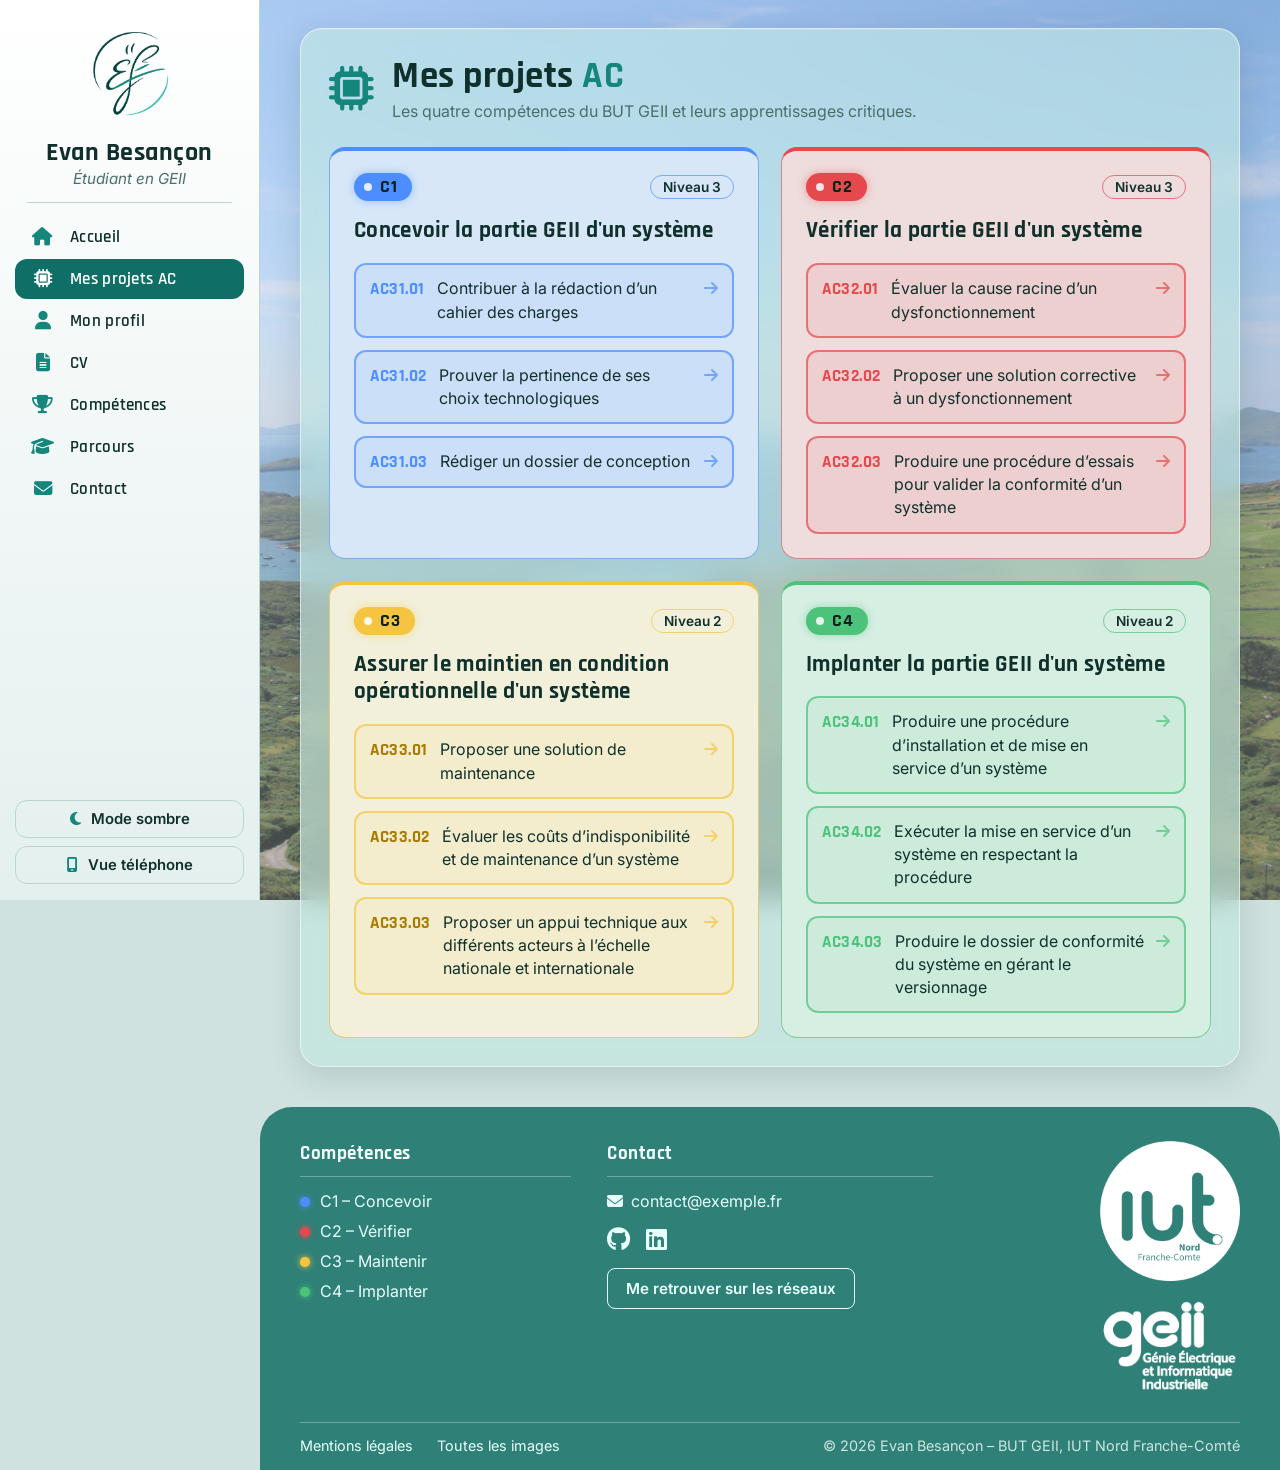
<file: projets.html>
<!DOCTYPE html>
<html lang="fr">
<head>
  <meta charset="UTF-8">
  <meta name="viewport" content="width=device-width, initial-scale=1.0">
  <meta name="description" content="Mes projets AC : les quatre compétences du BUT GEII et leurs apprentissages critiques.">
  <title>Mes projets AC – Evan Besançon</title>
  <link rel="icon" href="images/logo.png">

  <link rel="preconnect" href="https://fonts.googleapis.com">
  <link rel="preconnect" href="https://fonts.gstatic.com" crossorigin>
  <link href="https://fonts.googleapis.com/css2?family=Inter:wght@400;500;600&family=Rajdhani:wght@600;700&display=swap" rel="stylesheet">
  <link rel="stylesheet" href="https://cdnjs.cloudflare.com/ajax/libs/font-awesome/6.5.1/css/all.min.css">

  <script>
    (function () {
      var root = document.documentElement;
      var theme = null, view = null;
      try { theme = localStorage.getItem("theme"); view = localStorage.getItem("view"); } catch (e) {}
      if (!theme) theme = window.matchMedia("(prefers-color-scheme: light)").matches ? "light" : "dark";
      if (!view) view = window.matchMedia("(max-width: 820px)").matches ? "phone" : "pc";
      root.setAttribute("data-theme", theme);
      root.setAttribute("data-view", view);
    })();
  </script>

  <style>
    /* ======================================================
       RÉGLAGES RAPIDES
       --wallpaper      : image de fond
       --veil-opacity   : voile sur l'image (0 = image pure)
       --glass-opacity  : part de turquoise du bloc vitré
       --glass-blur     : intensité du flou derrière la vitre
       --logo-filter    : aspect des logos du footer
                          "brightness(0) invert(1)" = logos blancs
                          "none" = logos dans leurs couleurs d'origine
       ====================================================== */
    :root {
      --wallpaper: url("images/fond.JPG");
      --veil-opacity: .3;
      --glass-opacity: .65;
      --glass-blur: 14px;
      --logo-filter: brightness(0) invert(1);
    }

    /* ================= THÈMES ================= */
    :root, :root[data-theme="dark"] {
      --outer: #072523;
      --bg: #0c3835;
      --panel: #13524d;
      --card: #1a645e;
      --border: #2f8c84;
      --accent: #6fd6c8;
      --accent-dark: #23857b;
      --text: #f1ede0;
      --muted: #b5d6d0;
      --shadow: rgba(0, 0, 0, .35);
      --glass-bg: rgba(19, 82, 77, var(--glass-opacity));
      --glass-border: rgba(255, 255, 255, .18);
      --footer-bg: #082826;
      --footer-text: #f1ede0;
      --footer-link: #6fd6c8;
      --footer-line: rgba(255, 255, 255, .15);
    }
    :root[data-theme="light"] {
      --outer: #cfe2df;
      --bg: #e4f0ee;
      --panel: #ffffff;
      --card: #f1f8f7;
      --border: #b9d6d1;
      --accent: #14867b;
      --accent-dark: #0f6f66;
      --text: #10302c;
      --muted: #4b6e69;
      --shadow: rgba(16, 48, 44, .15);
      --glass-bg: rgba(196, 230, 225, var(--glass-opacity));
      --glass-border: rgba(255, 255, 255, .55);
      /* Footer plus clair en mode clair (change cette valeur pour ajuster) */
      --footer-bg: #2f8077;
      --footer-text: #f4fffd;
      --footer-link: #e6fffb;
      --footer-line: rgba(255, 255, 255, .3);
    }
    :root {
      --c1: #4c8dff;
      --c2: #e5484d;
      --c3: #f5c542;
      --c4: #4cc27a;
    }

    * { margin: 0; padding: 0; box-sizing: border-box; }
    html { scroll-behavior: smooth; }
    :root.menu-open body { overflow: hidden; }

    body {
      font-family: "Inter", "Segoe UI", Arial, sans-serif;
      background: var(--outer);
      color: var(--text);
      transition: background .3s, color .3s;
    }
    h1, h2, h3, h4, .badge, .menu a, .topbar-title { font-family: "Rajdhani", "Inter", sans-serif; }

    /* ================= FOND D'ÉCRAN ================= */
    body::before {
      content: "";
      position: fixed; inset: 0;
      z-index: -2;
      background-color: var(--bg);
      background-image: var(--wallpaper);
      background-size: cover;
      background-position: center;
      background-repeat: no-repeat;
    }
    body::after {
      content: "";
      position: fixed; inset: 0;
      z-index: -1;
      background: var(--outer);
      opacity: var(--veil-opacity);
      pointer-events: none;
    }

    /* ================= STRUCTURE ================= */
    .app { display: flex; min-height: 100vh; background: transparent; }
    .drawer-layer { display: contents; }
    .overlay { display: none; }
    .topbar { display: none; }
    .page { flex: 1; min-width: 0; display: flex; flex-direction: column; min-height: 100vh; }

    /* ================= ANIMATION ================= */
    .boot { animation: boot .7s ease-out backwards; animation-delay: calc(var(--i, 0) * 110ms); }
    @keyframes boot {
      from { opacity: 0; transform: translateY(12px); }
      to   { opacity: 1; transform: none; }
    }
    .badge { box-shadow: 0 0 8px 0 color-mix(in srgb, var(--c) 45%, transparent); }
    .led { animation: led 1s ease-out backwards; animation-delay: calc(var(--i, 0) * 110ms + 300ms); }
    @keyframes led {
      from { box-shadow: 0 0 0 0 transparent; filter: brightness(.85); }
      60%  { box-shadow: 0 0 12px 1px color-mix(in srgb, var(--c) 55%, transparent); }
      to   { box-shadow: 0 0 8px 0 color-mix(in srgb, var(--c) 45%, transparent); filter: none; }
    }
    @media (prefers-reduced-motion: reduce) {
      .boot, .led { animation: none !important; }
      html { scroll-behavior: auto; }
    }

    /* ================= BARRE LATÉRALE ================= */
    .sidebar {
      width: 260px;
      flex-shrink: 0;
      align-self: flex-start;
      background: linear-gradient(180deg, var(--panel), var(--bg));
      border-right: 1px solid var(--border);
      padding: 20px 15px 16px;
      display: flex;
      flex-direction: column;
      position: sticky;
      top: 0;
      height: 100vh;
      overflow-y: auto;
      scrollbar-width: thin;
    }
    .logo { text-align: center; }
    .logo img { width: 110px; height: 110px; object-fit: contain; }
    .logo h1 { font-size: 1.6rem; margin-top: 4px; letter-spacing: .5px; line-height: 1.15; }
    .logo p { font-style: italic; color: var(--muted); margin-top: 2px; font-size: .95rem; }
    .sidebar hr { border: none; border-top: 1px solid var(--border); margin: 14px 12px; }

    .menu { list-style: none; display: flex; flex-direction: column; gap: 2px; }
    .menu a {
      display: flex; align-items: center; gap: 14px;
      padding: 9px 15px;
      border-radius: 12px;
      color: var(--text);
      text-decoration: none;
      font-weight: 600;
      font-size: 1.05rem;
      letter-spacing: .3px;
      transition: background .2s;
    }
    .menu a i { width: 26px; text-align: center; font-size: 1.15rem; color: var(--accent); }
    .menu a:hover { background: color-mix(in srgb, var(--accent) 18%, transparent); }
    .menu a.active { background: var(--accent-dark); color: #fff; }
    .menu a.active i { color: #fff; }

    .sidebar-bottom { margin-top: auto; padding-top: 14px; }
    .toggles { display: flex; flex-direction: column; gap: 8px; }
    .toggle-btn {
      width: 100%;
      display: flex; align-items: center; justify-content: center; gap: 10px;
      padding: 9px 14px;
      background: transparent;
      color: var(--text);
      border: 1px solid var(--border);
      border-radius: 12px;
      font: 600 .93rem "Inter", sans-serif;
      cursor: pointer;
      transition: background .2s;
    }
    .toggle-btn:hover { background: color-mix(in srgb, var(--accent) 18%, transparent); }
    .toggle-btn i { color: var(--accent); }

    :root[data-theme="dark"]  .icon-moon, :root[data-theme="dark"]  .lbl-dark  { display: none; }
    :root[data-theme="light"] .icon-sun,  :root[data-theme="light"] .lbl-light { display: none; }
    :root[data-view="pc"]    .icon-desktop, :root[data-view="pc"]    .lbl-pc    { display: none; }
    :root[data-view="phone"] .icon-phone,   :root[data-view="phone"] .lbl-phone { display: none; }

    @media (max-height: 760px) {
      .sidebar { padding: 14px 14px 12px; }
      .logo img { width: 84px; height: 84px; }
      .logo h1 { font-size: 1.4rem; }
      .sidebar hr { margin: 10px 12px; }
      .menu a { padding: 7px 14px; font-size: 1rem; }
      .toggle-btn { padding: 7px 12px; }
    }

    /* ================= CONTENU ================= */
    main { flex: 1; padding: 28px 40px 40px; display: flex; flex-direction: column; gap: 28px; }

    section.block {
      background: var(--glass-bg);
      -webkit-backdrop-filter: blur(var(--glass-blur)) saturate(1.2);
      backdrop-filter: blur(var(--glass-blur)) saturate(1.2);
      border: 1px solid var(--glass-border);
      border-radius: 22px;
      padding: 28px;
      box-shadow: 0 8px 32px var(--shadow), inset 0 1px 0 rgba(255, 255, 255, .12);
    }
    .section-header { display: flex; align-items: center; gap: 18px; margin-bottom: 26px; }
    .section-header > i { font-size: 2.8rem; color: var(--accent); }
    .section-header h2 { font-size: 2.3rem; line-height: 1.1; letter-spacing: .5px; }
    .section-header h2 span { color: var(--accent); }
    .section-header p { color: var(--muted); margin-top: 4px; }

    /* ================= BLOCS C1 → C4 (pleins) ================= */
    .ac-grid {
      display: grid;
      grid-template-columns: repeat(auto-fit, minmax(380px, 1fr));
      gap: 22px;
    }
    .ac-card {
      --card-bg: color-mix(in srgb, var(--c) 16%, var(--card));
      background: var(--card-bg);
      border: 1px solid color-mix(in srgb, var(--c) 55%, var(--border));
      border-top: 4px solid var(--c);
      border-radius: 16px;
      padding: 22px 24px 24px;
      scroll-margin-top: 20px;
    }
    .ac-card.c1 { --c: var(--c1); }
    .ac-card.c2 { --c: var(--c2); }
    .ac-card.c3 { --c: var(--c3); }
    .ac-card.c4 { --c: var(--c4); }

    .ac-head { display: flex; align-items: center; flex-wrap: wrap; gap: 10px 14px; margin-bottom: 16px; }
    .badge {
      display: inline-flex; align-items: center; gap: 8px;
      padding: 3px 14px 3px 10px;
      border-radius: 20px;
      background: var(--c);
      color: #0b1f1c;
      font-weight: 700;
      font-size: 1.1rem;
      letter-spacing: 1px;
    }
    .badge::before { content: ""; width: 8px; height: 8px; border-radius: 50%; background: #fff; opacity: .85; }
    .niveau {
      margin-left: auto;
      padding: 3px 12px;
      border: 1px solid color-mix(in srgb, var(--c) 70%, transparent);
      border-radius: 20px;
      color: var(--text);
      font-size: .85rem;
      font-weight: 600;
    }
    .ac-card h3 { font-size: 1.45rem; line-height: 1.2; letter-spacing: .3px; margin-bottom: 18px; }

    /* ---- Les 12 AC : boutons entourés ---- */
    .ac-list { list-style: none; display: flex; flex-direction: column; gap: 12px; }
    .ac-list li a {
      display: flex; align-items: baseline; gap: 12px;
      padding: 12px 14px;
      border: 2px solid color-mix(in srgb, var(--c) 70%, transparent);
      border-radius: 12px;
      background: color-mix(in srgb, var(--c) 8%, transparent);
      color: inherit;
      text-decoration: none;
      line-height: 1.45;
      transition: background .2s, border-color .2s, box-shadow .2s;
    }
    .ac-list li a:hover {
      border-color: var(--c);
      background: color-mix(in srgb, var(--c) 22%, transparent);
      box-shadow: 0 4px 14px color-mix(in srgb, var(--c) 30%, transparent);
    }
    .ac-list li a:focus-visible { outline: 3px solid var(--c); outline-offset: 2px; }
    .ac-code {
      flex-shrink: 0;
      font-family: "Rajdhani", sans-serif;
      font-weight: 700;
      font-size: 1.05rem;
      letter-spacing: .5px;
      color: var(--c);
    }
    :root[data-theme="light"] .ac-card.c3 .ac-code { color: #a87c00; }
    .ac-arrow {
      margin-left: auto;
      flex-shrink: 0;
      color: var(--c);
      opacity: .7;
      transition: transform .2s, opacity .2s;
    }
    .ac-list li a:hover .ac-arrow { transform: translateX(4px); opacity: 1; }

    /* ================= FOOTER (compact) ================= */
    footer {
      background: var(--footer-bg);
      color: var(--footer-text);
      border-radius: 32px 32px 0 0;
      padding: 34px 40px 16px;
      transition: background .3s;
    }
    .footer-grid {
      display: grid;
      grid-template-columns: 1fr 1.2fr 1fr;
      gap: 36px;
      padding-bottom: 24px;
      border-bottom: 1px solid var(--footer-line);
    }
    footer h4 {
      font-size: 1.2rem;
      letter-spacing: .5px;
      padding-bottom: 10px;
      margin-bottom: 14px;
      border-bottom: 1px solid var(--footer-line);
    }
    footer ul { list-style: none; display: flex; flex-direction: column; gap: 10px; }
    footer a { color: var(--footer-link); text-decoration: none; }
    footer a:hover { text-decoration: underline; }
    .dot {
      display: inline-block; width: 10px; height: 10px; border-radius: 50%;
      margin-right: 10px;
      box-shadow: 0 0 6px currentColor;
    }
    .dot.c1 { background: var(--c1); color: var(--c1); }
    .dot.c2 { background: var(--c2); color: var(--c2); }
    .dot.c3 { background: var(--c3); color: var(--c3); }
    .dot.c4 { background: var(--c4); color: var(--c4); }

    .socials { display: flex; gap: 16px; font-size: 1.5rem; margin: 14px 0; }
    .btn-footer {
      display: inline-block;
      padding: 10px 18px;
      border: 1px solid var(--footer-link);
      border-radius: 8px;
      font-weight: 600;
      font-size: .95rem;
    }
    .btn-footer:hover { background: var(--footer-link); color: var(--footer-bg); text-decoration: none; }

    .footer-logo { display: flex; flex-direction: column; gap: 12px; align-items: flex-end; }
    .footer-logo img { display: block; width: 100%; max-width: 140px; filter: var(--logo-filter); }

    .footer-bottom {
      display: flex; flex-wrap: wrap; justify-content: space-between; gap: 10px;
      padding-top: 14px;
      font-size: .9rem;
    }
    .footer-bottom ul { flex-direction: row; flex-wrap: wrap; gap: 24px; }
    .footer-bottom span { opacity: .8; }

    /* ======================================================
       VUE TÉLÉPHONE
       ====================================================== */
    :root[data-view="phone"] .app {
      display: block;
      max-width: 430px;
      margin: 0 auto;
      background: transparent;
      border-inline: 1px solid var(--border);
      box-shadow: 0 0 40px var(--shadow);
    }
    :root[data-view="phone"] .topbar {
      display: flex; align-items: center; justify-content: space-between;
      position: sticky; top: 0; z-index: 20;
      padding: 10px 14px;
      background: var(--panel);
      border-bottom: 1px solid var(--border);
    }
    .topbar-btn {
      width: 44px; height: 44px;
      display: grid; place-items: center;
      background: transparent;
      color: var(--text);
      border: 1px solid var(--border);
      border-radius: 12px;
      font-size: 1.25rem;
      cursor: pointer;
    }
    .topbar-btn i { color: var(--accent); }
    .topbar-title { font-size: 1.35rem; font-weight: 700; letter-spacing: .5px; }

    :root[data-view="phone"] .drawer-layer {
      display: block;
      position: fixed; top: 0; bottom: 0;
      left: max(0px, calc(50vw - 215px));
      width: min(100vw, 430px);
      overflow: hidden;
      pointer-events: none;
      z-index: 50;
    }
    :root[data-view="phone"] .overlay {
      display: block;
      position: absolute; inset: 0;
      background: rgba(0, 0, 0, .55);
      opacity: 0;
      transition: opacity .3s;
    }
    :root[data-view="phone"] .sidebar {
      position: absolute; top: 0; bottom: 0; left: 0;
      width: 285px; max-width: 85%;
      height: auto;
      align-self: auto;
      transform: translateX(-100%);
      visibility: hidden;
      transition: transform .3s ease, visibility .3s;
      pointer-events: auto;
      box-shadow: 8px 0 30px var(--shadow);
    }
    :root.menu-open .overlay { opacity: 1; pointer-events: auto; }
    :root.menu-open .sidebar { transform: none; visibility: visible; }

    :root[data-view="phone"] main { padding: 18px 16px 28px; gap: 20px; }
    :root[data-view="phone"] section.block { padding: 18px; border-radius: 18px; }
    :root[data-view="phone"] .section-header { margin-bottom: 18px; }
    :root[data-view="phone"] .section-header > i { font-size: 2.1rem; }
    :root[data-view="phone"] .section-header h2 { font-size: 1.8rem; }
    :root[data-view="phone"] .section-header p { font-size: .92rem; }
    :root[data-view="phone"] .ac-grid { grid-template-columns: 1fr; gap: 16px; }
    :root[data-view="phone"] .ac-card { padding: 18px 16px 20px; }
    :root[data-view="phone"] .ac-card h3 { font-size: 1.3rem; }
    :root[data-view="phone"] .ac-list li a { flex-direction: column; gap: 2px; }
    :root[data-view="phone"] .ac-arrow { display: none; }
    :root[data-view="phone"] footer { padding: 28px 20px 16px; border-radius: 26px 26px 0 0; }
    :root[data-view="phone"] .footer-grid { grid-template-columns: 1fr; gap: 24px; }
    :root[data-view="phone"] .footer-logo { align-items: flex-start; flex-direction: row; gap: 20px; }
    :root[data-view="phone"] .footer-logo img { max-width: 120px; }
    :root[data-view="phone"] .footer-bottom { flex-direction: column; }
  </style>
</head>
<body>
<div class="app">

  <!-- ============ TIROIR (sidebar) ============ -->
  <div class="drawer-layer">
    <div class="overlay" id="overlay"></div>

    <aside class="sidebar" id="sidebar">
      <div class="logo boot" style="--i:0">
        <img src="images/logo.png" alt="Logo Evan Besançon">
        <h1>Evan Besançon</h1>
        <p>Étudiant en GEII</p>
      </div>
      <hr>
      <ul class="menu">
        <li class="boot" style="--i:1"><a href="index.html"><i class="fa-solid fa-house"></i> Accueil</a></li>
        <li class="boot" style="--i:1"><a href="projets.html" class="active"><i class="fa-solid fa-microchip"></i> Mes projets AC</a></li>
        <li class="boot" style="--i:2"><a href="profil.html"><i class="fa-solid fa-user"></i> Mon profil</a></li>
        <li class="boot" style="--i:2"><a href="cv.html"><i class="fa-solid fa-file-lines"></i> CV</a></li>
        <li class="boot" style="--i:3"><a href="competences.html"><i class="fa-solid fa-trophy"></i> Compétences</a></li>
        <li class="boot" style="--i:3"><a href="parcours.html"><i class="fa-solid fa-graduation-cap"></i> Parcours</a></li>
        <li class="boot" style="--i:4"><a href="contact.html"><i class="fa-solid fa-envelope"></i> Contact</a></li>
      </ul>

      <div class="sidebar-bottom boot" style="--i:4">
        <div class="toggles">
          <button class="toggle-btn" data-action="theme" type="button" aria-label="Changer de thème">
            <i class="fa-solid fa-moon icon-moon"></i>
            <i class="fa-solid fa-sun icon-sun"></i>
            <span class="lbl-light">Mode clair</span>
            <span class="lbl-dark">Mode sombre</span>
          </button>
          <button class="toggle-btn" data-action="view" type="button" aria-label="Changer de vue">
            <i class="fa-solid fa-mobile-screen icon-phone"></i>
            <i class="fa-solid fa-desktop icon-desktop"></i>
            <span class="lbl-phone">Vue téléphone</span>
            <span class="lbl-pc">Vue PC</span>
          </button>
        </div>
      </div>
    </aside>
  </div>

  <!-- ============ PAGE ============ -->
  <div class="page">

    <header class="topbar">
      <button class="topbar-btn" id="menuBtn" type="button" aria-label="Ouvrir le menu" aria-expanded="false">
        <i class="fa-solid fa-bars"></i>
      </button>
      <span class="topbar-title">Evan Besançon</span>
      <button class="topbar-btn" data-action="view" type="button" aria-label="Passer en vue PC">
        <i class="fa-solid fa-desktop"></i>
      </button>
    </header>

    <main>
      <section class="block boot" style="--i:1">
        <div class="section-header">
          <i class="fa-solid fa-microchip"></i>
          <div>
            <h2>Mes projets <span>AC</span></h2>
            <p>Les quatre compétences du BUT GEII et leurs apprentissages critiques.</p>
          </div>
        </div>

        <div class="ac-grid">

          <!-- C1 -->
          <article class="ac-card c1 boot" id="c1" style="--i:2">
            <div class="ac-head">
              <span class="badge led" style="--i:2">C1</span>
              <span class="niveau">Niveau 3</span>
            </div>
            <h3>Concevoir la partie GEII d'un système</h3>
            <ul class="ac-list">
              <li><a href="ac31-01.html"><span class="ac-code">AC31.01</span><span>Contribuer à la rédaction d’un cahier des charges</span><i class="fa-solid fa-arrow-right ac-arrow"></i></a></li>
              <li><a href="ac31-02.html"><span class="ac-code">AC31.02</span><span>Prouver la pertinence de ses choix technologiques</span><i class="fa-solid fa-arrow-right ac-arrow"></i></a></li>
              <li><a href="ac31-03.html"><span class="ac-code">AC31.03</span><span>Rédiger un dossier de conception</span><i class="fa-solid fa-arrow-right ac-arrow"></i></a></li>
            </ul>
          </article>

          <!-- C2 -->
          <article class="ac-card c2 boot" id="c2" style="--i:3">
            <div class="ac-head">
              <span class="badge led" style="--i:3">C2</span>
              <span class="niveau">Niveau 3</span>
            </div>
            <h3>Vérifier la partie GEII d'un système</h3>
            <ul class="ac-list">
              <li><a href="ac32-01.html"><span class="ac-code">AC32.01</span><span>Évaluer la cause racine d’un dysfonctionnement</span><i class="fa-solid fa-arrow-right ac-arrow"></i></a></li>
              <li><a href="ac32-02.html"><span class="ac-code">AC32.02</span><span>Proposer une solution corrective à un dysfonctionnement</span><i class="fa-solid fa-arrow-right ac-arrow"></i></a></li>
              <li><a href="ac32-03.html"><span class="ac-code">AC32.03</span><span>Produire une procédure d’essais pour valider la conformité d’un système</span><i class="fa-solid fa-arrow-right ac-arrow"></i></a></li>
            </ul>
          </article>

          <!-- C3 -->
          <article class="ac-card c3 boot" id="c3" style="--i:4">
            <div class="ac-head">
              <span class="badge led" style="--i:4">C3</span>
              <span class="niveau">Niveau 2</span>
            </div>
            <h3>Assurer le maintien en condition opérationnelle d'un système</h3>
            <ul class="ac-list">
              <li><a href="ac33-01.html"><span class="ac-code">AC33.01</span><span>Proposer une solution de maintenance</span><i class="fa-solid fa-arrow-right ac-arrow"></i></a></li>
              <li><a href="ac33-02.html"><span class="ac-code">AC33.02</span><span>Évaluer les coûts d’indisponibilité et de maintenance d’un système</span><i class="fa-solid fa-arrow-right ac-arrow"></i></a></li>
              <li><a href="ac33-03.html"><span class="ac-code">AC33.03</span><span>Proposer un appui technique aux différents acteurs à l’échelle nationale et internationale</span><i class="fa-solid fa-arrow-right ac-arrow"></i></a></li>
            </ul>
          </article>

          <!-- C4 -->
          <article class="ac-card c4 boot" id="c4" style="--i:5">
            <div class="ac-head">
              <span class="badge led" style="--i:5">C4</span>
              <span class="niveau">Niveau 2</span>
            </div>
            <h3>Implanter la partie GEII d'un système</h3>
            <ul class="ac-list">
              <li><a href="ac34-01.html"><span class="ac-code">AC34.01</span><span>Produire une procédure d’installation et de mise en service d’un système</span><i class="fa-solid fa-arrow-right ac-arrow"></i></a></li>
              <li><a href="ac34-02.html"><span class="ac-code">AC34.02</span><span>Exécuter la mise en service d’un système en respectant la procédure</span><i class="fa-solid fa-arrow-right ac-arrow"></i></a></li>
              <li><a href="ac34-03.html"><span class="ac-code">AC34.03</span><span>Produire le dossier de conformité du système en gérant le versionnage</span><i class="fa-solid fa-arrow-right ac-arrow"></i></a></li>
            </ul>
          </article>

        </div>
      </section>
    </main>

    <!-- ============ FOOTER ============ -->
    <footer>
      <div class="footer-grid">

        <div>
          <h4>Compétences</h4>
          <ul>
            <li><a href="c1.html"><span class="dot c1"></span>C1 – Concevoir</a></li>
            <li><a href="c2.html"><span class="dot c2"></span>C2 – Vérifier</a></li>
            <li><a href="c3.html"><span class="dot c3"></span>C3 – Maintenir</a></li>
            <li><a href="c4.html"><span class="dot c4"></span>C4 – Implanter</a></li>
          </ul>
        </div>

        <div>
          <h4>Contact</h4>
          <ul>
            <li><a href="mailto:contact@exemple.fr"><i class="fa-solid fa-envelope"></i>&nbsp; contact@exemple.fr</a></li>
          </ul>
          <div class="socials">
            <!-- TON LIEN GITHUB ICI -->
            <a href="#" aria-label="GitHub" target="_blank" rel="noopener"><i class="fa-brands fa-github"></i></a>
            <!-- TON LIEN LINKEDIN ICI -->
            <a href="#" aria-label="LinkedIn" target="_blank" rel="noopener"><i class="fa-brands fa-linkedin"></i></a>
          </div>
          <a href="contact.html" class="btn-footer">Me retrouver sur les réseaux</a>
        </div>

        <div class="footer-logo">
          <img src="images/logo-partenaires.png" alt="UMLP – IUT Nord Franche-Comté">
          <img src="images/logo-geii.png" alt="Logo GEII – IUT Nord Franche-Comté">
        </div>

      </div>

      <div class="footer-bottom">
        <ul>
          <li><a href="mentions-legales.html">Mentions légales</a></li>
          <li><a href="images.html">Toutes les images</a></li>
        </ul>
        <span>© 2026 Evan Besançon – BUT GEII, IUT Nord Franche-Comté</span>
      </div>
    </footer>

  </div>
</div>

<script>
  (function () {
    var root = document.documentElement;
    var menuBtn = document.getElementById("menuBtn");

    function save(key, value) { try { localStorage.setItem(key, value); } catch (e) {} }

    function setMenu(open) {
      root.classList.toggle("menu-open", open);
      menuBtn.setAttribute("aria-expanded", open ? "true" : "false");
      menuBtn.setAttribute("aria-label", open ? "Fermer le menu" : "Ouvrir le menu");
    }

    menuBtn.addEventListener("click", function () { setMenu(!root.classList.contains("menu-open")); });
    document.getElementById("overlay").addEventListener("click", function () { setMenu(false); });
    document.addEventListener("keydown", function (e) { if (e.key === "Escape") setMenu(false); });
    document.querySelectorAll(".menu a").forEach(function (a) {
      a.addEventListener("click", function () { setMenu(false); });
    });

    document.querySelectorAll('[data-action="theme"]').forEach(function (btn) {
      btn.addEventListener("click", function () {
        var next = root.getAttribute("data-theme") === "dark" ? "light" : "dark";
        root.setAttribute("data-theme", next);
        save("theme", next);
      });
    });

    document.querySelectorAll('[data-action="view"]').forEach(function (btn) {
      btn.addEventListener("click", function () {
        var next = root.getAttribute("data-view") === "pc" ? "phone" : "pc";
        root.setAttribute("data-view", next);
        save("view", next);
        setMenu(false);
      });
    });
  })();
</script>
</body>
</html>
</file>
